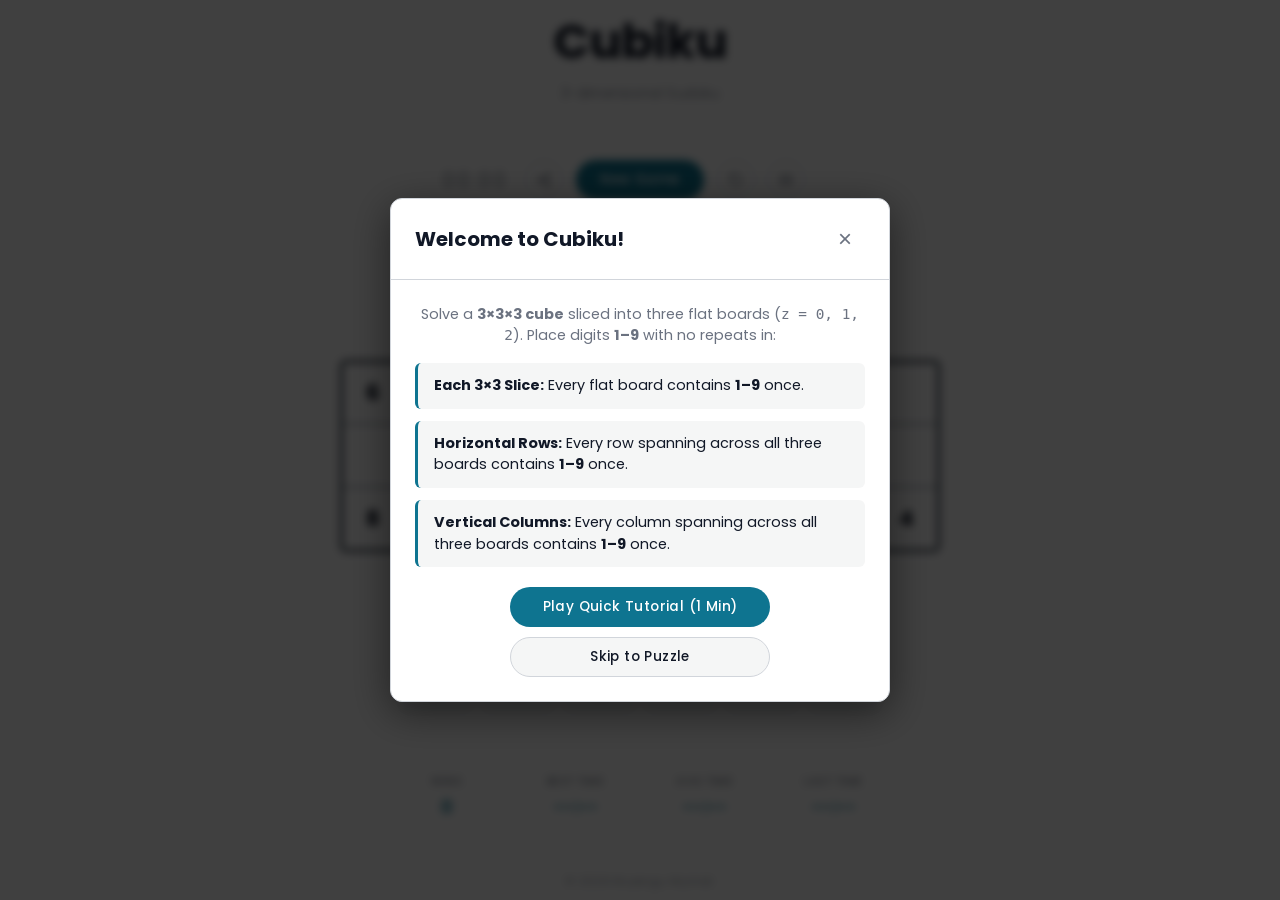
<file: index.html>
<!DOCTYPE html>
<html lang="en">
<head>
  <meta charset="UTF-8" />
  <title>Cubiku</title>
  <meta name="description" content="A minimalist, offline-capable 3D Sudoku puzzle." />
  <meta name="author" content="Trevor Murengu Mulindi" />
  
  <meta property="og:title" content="Cubiku" />
  <meta property="og:description" content="A minimalist, offline-capable 3D Sudoku puzzle." />
  <meta property="og:type" content="website" />
  <meta property="og:url" content="https://xfpqc.github.io/Cubiku/" />
  <meta property="og:image" content="https://xfpqc.github.io/Cubiku/static/og-image.png" />

  <meta name="twitter:card" content="summary_large_image" />
  <meta name="twitter:title" content="Cubiku" />
  <meta name="twitter:description" content="A minimalist, offline-capable 3D Sudoku puzzle." />
  <meta name="twitter:image" content="https://xfpqc.github.io/Cubiku/static/og-image.png" />

  <meta name="theme-color" id="meta-theme-color" content="#FFFFFF" />
  <meta name="viewport" content="width=device-width, initial-scale=1.0, maximum-scale=1.0, user-scalable=no" />
  
  <link rel="preconnect" href="https://fonts.googleapis.com" />
  <link rel="preconnect" href="https://fonts.gstatic.com" crossorigin />
  <link href="https://fonts.googleapis.com/css2?family=Poppins:wght@300;400;500;600;700&display=swap" rel="stylesheet" />

  <link rel="stylesheet" href="./static/style.css?v=80" />
  <link rel="manifest" href="./static/manifest.json" />
  
  <meta name="apple-mobile-web-app-capable" content="yes" />
  <meta name="apple-mobile-web-app-status-bar-style" content="black-translucent" />
  <link rel="apple-touch-icon" href="./static/icon-512.png" />
  <link rel="icon" type="image/png" href="./static/icon-512.png" />
</head>
<body data-theme="cyan" data-mode="light">
  <div class="page-wrapper">

    <header>
      <h1>Cubiku</h1>
      <p class="description">3-dimensional Sudoku</p>
    </header>

    <div class="top-action-bar">
      <div class="top-left-group">
        <div class="timer-bar" id="timer-bar" role="button" tabindex="0" aria-label="Toggle timer visibility" title="Click to hide timer">
          <span id="timer-display">00:00</span>
        </div>
        <button id="btn-share" class="btn-icon" aria-label="Share Puzzle" title="Copy puzzle link">
          <svg id="icon-share" xmlns="http://www.w3.org/2000/svg" viewBox="0 0 24 24" fill="none" stroke="currentColor" stroke-width="2" stroke-linecap="round" stroke-linejoin="round" width="16" height="16">
            <circle cx="18" cy="5" r="3"></circle>
            <circle cx="6" cy="12" r="3"></circle>
            <circle cx="18" cy="19" r="3"></circle>
            <line x1="8.59" y1="13.51" x2="15.42" y2="17.49"></line>
            <line x1="15.41" y1="6.51" x2="8.59" y2="10.49"></line>
          </svg>
          <svg id="icon-share-check" xmlns="http://www.w3.org/2000/svg" viewBox="0 0 24 24" fill="none" stroke="currentColor" stroke-width="2.2" stroke-linecap="round" stroke-linejoin="round" width="16" height="16" style="display: none;">
            <polyline points="20 6 9 17 4 12"></polyline>
          </svg>
        </button>
      </div>

      <div class="center-action">
        <button id="btn-new-game" class="btn btn-primary">New Game</button>
      </div>

      <div class="controls">
        <button id="btn-restart" class="btn-icon" aria-label="Restart Puzzle" title="Restart Puzzle">
          <svg xmlns="http://www.w3.org/2000/svg" viewBox="0 0 24 24" fill="none" stroke="currentColor" stroke-width="2" stroke-linecap="round" stroke-linejoin="round" width="16" height="16">
            <path d="M3 12a9 9 0 1 0 9-9 9.75 9.75 0 0 0-6.74 2.74L3 8"></path>
            <polyline points="3 3 3 8 8 8"></polyline>
          </svg>
        </button>
        <button id="btn-menu" class="btn-icon" aria-label="Menu" title="Menu">
          <svg xmlns="http://www.w3.org/2000/svg" viewBox="0 0 24 24" fill="none" stroke="currentColor" stroke-width="2" stroke-linecap="round" stroke-linejoin="round" width="18" height="18">
            <line x1="3" y1="12" x2="21" y2="12"></line>
            <line x1="3" y1="6" x2="21" y2="6"></line>
            <line x1="3" y1="18" x2="21" y2="18"></line>
          </svg>
        </button>

        <div id="settings-panel" class="settings-panel" style="display: none;">
          <div class="setting-item action-item" id="btn-settings-rules">
            <span>How to Play</span>
            <svg xmlns="http://www.w3.org/2000/svg" viewBox="0 0 24 24" fill="none" stroke="currentColor" stroke-width="2" stroke-linecap="round" stroke-linejoin="round" width="14" height="14" style="color: var(--accent);">
              <circle cx="12" cy="12" r="10"></circle>
              <line x1="12" y1="16" x2="12" y2="12"></line>
              <line x1="12" y1="8" x2="12.01" y2="8"></line>
            </svg>
          </div>
          <div class="setting-item action-item" id="btn-settings-reset-stats">
            <span>Reset Stats</span>
            <svg xmlns="http://www.w3.org/2000/svg" viewBox="0 0 24 24" fill="none" stroke="currentColor" stroke-width="2" stroke-linecap="round" stroke-linejoin="round" width="14" height="14" style="color: var(--error-color);">
              <path d="M3 6h18"></path>
              <path d="M19 6v14a2 2 0 0 1-2 2H7a2 2 0 0 1-2-2V6m3 0V4a2 2 0 0 1 2-2h4a2 2 0 0 1 2 2v2"></path>
            </svg>
          </div>
          
          <div class="setting-divider"></div>
          
          <div class="setting-item">
            <span>Difficulty</span>
            <div class="select-wrapper">
              <select id="difficulty-select">
                <option value="easy">Easy</option>
                <option value="medium" selected>Medium</option>
                <option value="hard">Hard</option>
              </select>
            </div>
          </div>
          
          <div class="setting-item">
            <span>Accent</span>
            <div class="select-wrapper">
              <select id="theme-select">
                <option value="cyan" selected>Cyan</option>
                <option value="lavender">Lavender</option>
                <option value="rose">Rose</option>
                <option value="gold">Gold</option>
                <option value="silver">Silver</option>
              </select>
            </div>
          </div>

          <div class="setting-item">
            <span>Variant</span>
            <div class="select-wrapper">
              <select id="variant-select">
                <option value="standard" selected>Standard</option>
                <option value="killer">Killer</option>
              </select>
            </div>
          </div>

          <div class="setting-item">
            <span>Dark Mode</span>
            <label class="switch">
              <input type="checkbox" id="toggle-dark-mode">
              <span class="slider"></span>
            </label>
          </div>
          
          <div class="setting-item">
            <span>Sticky Keys</span>
            <label class="switch">
              <input type="checkbox" id="toggle-sticky-keys">
              <span class="slider"></span>
            </label>
          </div>
        </div>
      </div>
    </div>

    <div id="message-bar" class="message-bar hidden"></div>

    <div class="slices-container" id="slices-container">
      <div class="slice-wrapper">
        <p class="slice-label">z = 0</p>
        <div class="grid" id="grid-z0"></div>
      </div>
      <div class="slice-wrapper">
        <p class="slice-label">z = 1</p>
        <div class="grid" id="grid-z1"></div>
      </div>
      <div class="slice-wrapper">
        <p class="slice-label">z = 2</p>
        <div class="grid" id="grid-z2"></div>
      </div>
    </div>

    <div id="onscreen-keyboard" class="keyboard-container">
      <button class="key-btn" data-val="1">1</button>
      <button class="key-btn" data-val="2">2</button>
      <button class="key-btn" data-val="3">3</button>
      <button class="key-btn" data-val="4">4</button>
      <button class="key-btn" data-val="5">5</button>
      <button class="key-btn" data-val="6">6</button>
      
      <button class="key-btn" data-val="7">7</button>
      <button class="key-btn" data-val="8">8</button>
      <button class="key-btn" data-val="9">9</button>
      <button class="key-btn" data-val="erase" title="Erase" aria-label="Erase">
        <svg xmlns="http://www.w3.org/2000/svg" viewBox="0 0 24 24" fill="none" stroke="currentColor" stroke-width="2" stroke-linecap="round" stroke-linejoin="round" width="18" height="18">
          <path d="M21 4H8l-7 8 7 8h13a2 2 0 0 0 2-2V6a2 2 0 0 0-2-2z"></path>
          <line x1="18" y1="9" x2="12" y2="15"></line>
          <line x1="12" y1="9" x2="18" y2="15"></line>
        </svg>
      </button>
      <button class="key-btn" data-val="undo" title="Undo" aria-label="Undo">
        <svg xmlns="http://www.w3.org/2000/svg" viewBox="0 0 24 24" fill="none" stroke="currentColor" stroke-width="2" stroke-linecap="round" stroke-linejoin="round" width="18" height="18">
          <path d="M3 7v6h6"></path>
          <path d="M3 13a9 9 0 0 1 15-6.7L21 10"></path>
        </svg>
      </button>
      <button class="key-btn" id="btn-pencil" data-val="pencil" title="Toggle Pencil Mode" aria-label="Pencil Mode">
        <svg xmlns="http://www.w3.org/2000/svg" viewBox="0 0 24 24" fill="none" stroke="currentColor" stroke-width="2" stroke-linecap="round" stroke-linejoin="round" width="16" height="16">
          <path d="M17 3a2.828 2.828 0 1 1 4 4L7.5 20.5 2 22l1.5-5.5L17 3z"></path>
        </svg>
      </button>
    </div>

    <div class="stats-container">
      <div class="stat-box">
        <span class="stat-label">Wins</span>
        <span id="stat-wins" class="stat-value">0</span>
      </div>
      <div class="stat-box">
        <span class="stat-label">Best Time</span>
        <span id="stat-best" class="stat-value">--:--</span>
      </div>
      <div class="stat-box">
        <span class="stat-label">Avg Time</span>
        <span id="stat-avg" class="stat-value">--:--</span>
      </div>
      <div class="stat-box">
        <span class="stat-label">Last Time</span>
        <span id="stat-last" class="stat-value">--:--</span>
      </div>
    </div>

    <footer>
      <p style="font-size: 0.9em; opacity: 0.8;">&copy; 2026 Murengu Mulindi</p>
    </footer>

  </div>

  <div id="rules-modal" class="modal-overlay hidden" role="dialog" aria-modal="true" aria-labelledby="rules-modal-title">
    <div class="modal-content">
      <div class="modal-header">
        <h2 id="rules-modal-title">Welcome to Cubiku!</h2>
        <button id="btn-close-rules" class="btn-icon" aria-label="Close rules">&times;</button>
      </div>
      <div class="modal-body">
        <p style="margin-bottom: 1rem; color: var(--text-muted); text-align: center;">
          Solve a <strong>3&times;3&times;3 cube</strong> sliced into three flat boards (<code>z = 0, 1, 2</code>). Place digits <strong>1–9</strong> with no repeats in:
        </p>
        <ul class="rules-list" style="margin-bottom: 1.25rem;">
          <li><strong>Each 3&times;3 Slice:</strong> Every flat board contains <strong>1–9</strong> once.</li>
          <li><strong>Horizontal Rows:</strong> Every row spanning across all three boards contains <strong>1–9</strong> once.</li>
          <li><strong>Vertical Columns:</strong> Every column spanning across all three boards contains <strong>1–9</strong> once.</li>
        </ul>
        <div style="display: flex; flex-direction: column; gap: 10px; align-items: center; justify-content: center;">
          <button id="btn-start-tutorial" class="btn btn-primary" style="width: 100%; max-width: 260px;">Play Quick Tutorial (1 Min)</button>
          <button id="btn-skip-tutorial" class="btn btn-secondary" style="width: 100%; max-width: 260px;">Skip to Puzzle</button>
        </div>
      </div>
    </div>
  </div>

  <script>
    if ('serviceWorker' in navigator) {
      window.addEventListener('load', () => {
        navigator.serviceWorker.register('./sw.js?v=80')
          .catch((err) => console.log('SW setup failed:', err));
      });
    }
  </script>
  
  <script src="./static/game.js?v=80"></script>

<!-- Cloudflare Web Analytics --><script type='module' src='https://static.cloudflareinsights.com/beacon.min.js' data-cf-beacon='{"token": "f395c849e3db4f80aed2070def3fae1e"}'></script><!-- End Cloudflare Web Analytics -->
</body>
</html>
</file>
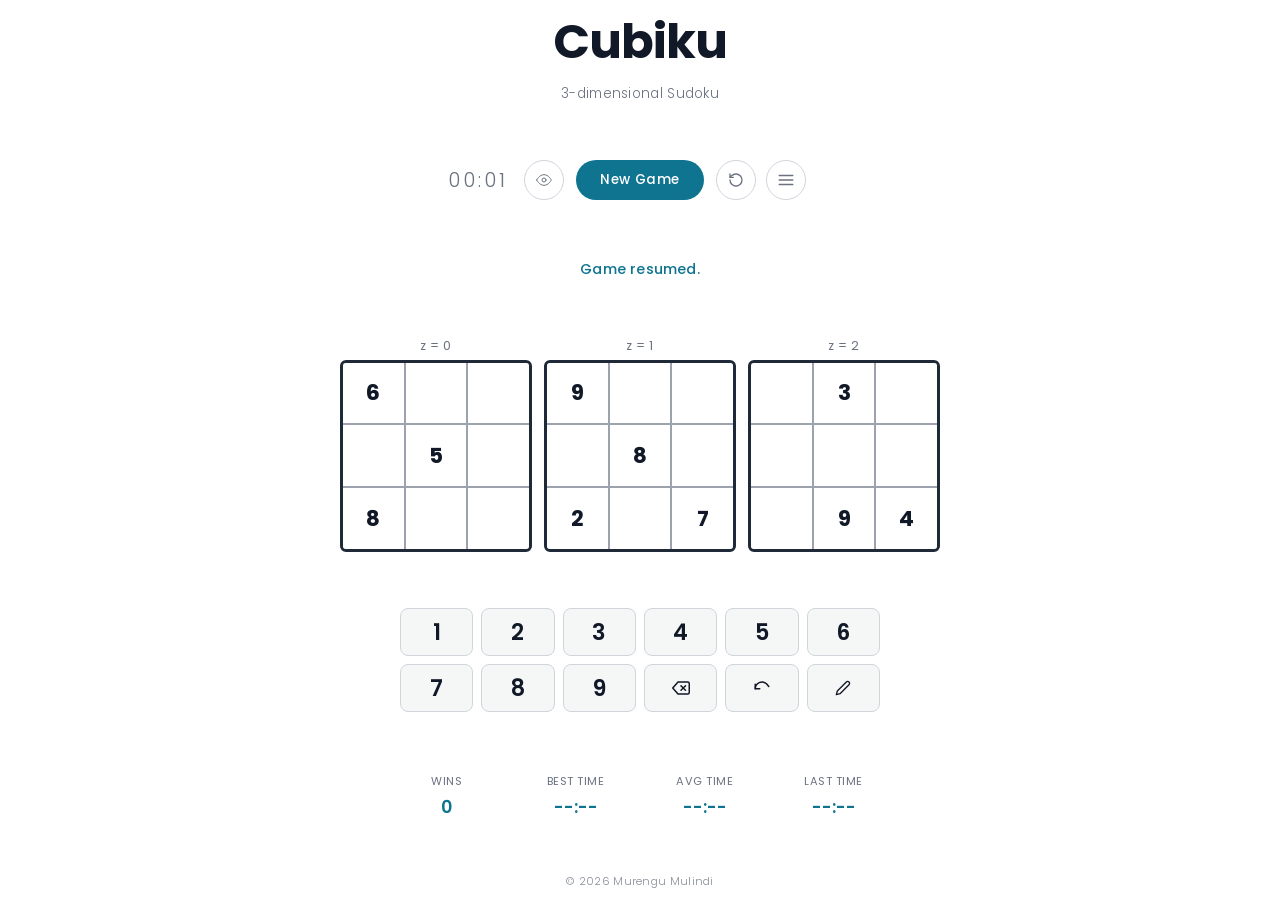
<file: templates/index.html>
<!DOCTYPE html>
<html lang="en">
<head>
  <meta charset="UTF-8" />
  <title>Cubiku — 3D Sudoku Puzzle Game</title>
  <meta name="description" content="A minimalist, offline-capable 3D Sudoku puzzle game built by Trevor Murengu Mulindi." />
  <meta name="author" content="Trevor Murengu Mulindi" />
  
  <meta property="og:title" content="Cubiku — 3D Sudoku Puzzle Game" />
  <meta property="og:description" content="A minimalist, offline-capable 3D Sudoku puzzle game built by Trevor Murengu Mulindi." />
  <meta property="og:type" content="website" />
  <meta property="og:image" content="https://cubiku.onrender.com/static/icon-512.png" />

  <meta name="twitter:card" content="summary" />
  <meta name="twitter:title" content="Cubiku — 3D Sudoku Puzzle Game" />
  <meta name="twitter:description" content="A minimalist, offline-capable 3D Sudoku puzzle game built by Trevor Murengu Mulindi." />
  <meta name="twitter:image" content="https://cubiku.onrender.com/static/icon-512.png" />

  <meta name="theme-color" content="#121212" />
  <meta name="viewport" content="width=device-width, initial-scale=1.0, maximum-scale=1.0, user-scalable=no" />
  
  <link rel="preconnect" href="https://fonts.googleapis.com" />
  <link rel="preconnect" href="https://fonts.gstatic.com" crossorigin />
  <link href="https://fonts.googleapis.com/css2?family=Poppins:wght@300;400;500;600;700&display=swap" rel="stylesheet" />

  <link rel="stylesheet" href="/static/style.css?v=55" />
  <link rel="manifest" href="/static/manifest.json" />
  
  <meta name="apple-mobile-web-app-capable" content="yes" />
  <meta name="apple-mobile-web-app-status-bar-style" content="black-translucent" />
  <link rel="apple-touch-icon" href="/static/icon-512.png" />
  <link rel="icon" type="image/png" href="/static/icon-512.png" />
</head>
<body data-theme="cyan">
  <div class="page-wrapper">

    <header>
      <h1>Cubiku</h1>
      <p class="description">3-dimensional Sudoku</p>
    </header>

    <div class="top-action-bar">
      <div class="top-left-group">
        <div class="timer-bar" id="timer-bar">
          <span id="timer-display">00:00</span>
        </div>
        <button id="btn-zen" class="btn-icon" aria-label="Toggle Zen Mode" title="Zen Mode — hide timer">
          <svg id="icon-eye-open" xmlns="http://www.w3.org/2000/svg" viewBox="0 0 24 24" fill="none" stroke="currentColor" stroke-width="1.5" stroke-linecap="round" stroke-linejoin="round" width="16" height="16">
            <path d="M1 12s4-8 11-8 11 8 11 8-4 8-11 8-11-8-11-8z"/>
            <circle cx="12" cy="12" r="3"/>
          </svg>
          <svg id="icon-eye-closed" xmlns="http://www.w3.org/2000/svg" viewBox="0 0 24 24" fill="none" stroke="currentColor" stroke-width="1.5" stroke-linecap="round" stroke-linejoin="round" width="16" height="16" style="display:none">
            <path d="M17.94 17.94A10.07 10.07 0 0 1 12 20c-7 0-11-8-11-8a18.45 18.45 0 0 1 5.06-5.94"/>
            <path d="M9.9 4.24A9.12 9.12 0 0 1 12 4c7 0 11 8 11 8a18.5 18.5 0 0 1-2.16 3.19"/>
            <line x1="1" y1="1" x2="23" y2="23"/>
          </svg>
        </button>
      </div>

      <div class="center-action">
        <button id="btn-new-game" class="btn btn-primary">New Game</button>
      </div>

      <div class="controls">
        <button id="btn-restart" class="btn-icon" aria-label="Restart Puzzle" title="Restart Puzzle">
          <svg xmlns="http://www.w3.org/2000/svg" viewBox="0 0 24 24" fill="none" stroke="currentColor" stroke-width="2" stroke-linecap="round" stroke-linejoin="round" width="16" height="16">
            <path d="M3 12a9 9 0 1 0 9-9 9.75 9.75 0 0 0-6.74 2.74L3 8"></path>
            <polyline points="3 3 3 8 8 8"></polyline>
          </svg>
        </button>
        <button id="btn-menu" class="btn-icon" aria-label="Menu" title="Menu">
          <svg xmlns="http://www.w3.org/2000/svg" viewBox="0 0 24 24" fill="none" stroke="currentColor" stroke-width="2" stroke-linecap="round" stroke-linejoin="round" width="18" height="18">
            <line x1="3" y1="12" x2="21" y2="12"></line>
            <line x1="3" y1="6" x2="21" y2="6"></line>
            <line x1="3" y1="18" x2="21" y2="18"></line>
          </svg>
        </button>

        <div id="settings-panel" class="settings-panel" style="display: none;">
          <div class="setting-item action-item" id="btn-settings-tutorial">
            <span>Tutorial</span>
            <svg xmlns="http://www.w3.org/2000/svg" viewBox="0 0 24 24" fill="none" stroke="currentColor" stroke-width="2" stroke-linecap="round" stroke-linejoin="round" width="14" height="14" style="color: var(--accent);">
              <circle cx="12" cy="12" r="10"></circle>
              <polygon points="10 8 16 12 10 16 10 8"></polygon>
            </svg>
          </div>
          <div class="setting-item action-item" id="btn-settings-reset-stats">
            <span>Reset Stats</span>
            <svg xmlns="http://www.w3.org/2000/svg" viewBox="0 0 24 24" fill="none" stroke="currentColor" stroke-width="2" stroke-linecap="round" stroke-linejoin="round" width="14" height="14" style="color: var(--error-color);">
              <path d="M3 6h18"></path>
              <path d="M19 6v14a2 2 0 0 1-2 2H7a2 2 0 0 1-2-2V6m3 0V4a2 2 0 0 1 2-2h4a2 2 0 0 1 2 2v2"></path>
            </svg>
          </div>
          
          <div class="setting-divider"></div>
          
          <div class="setting-item">
            <span>Difficulty</span>
            <div class="select-wrapper">
              <select id="difficulty-select">
                <option value="easy">Easy</option>
                <option value="medium" selected>Medium</option>
                <option value="hard">Hard</option>
              </select>
            </div>
          </div>
          
          <div class="setting-item">
            <span>Accent</span>
            <div class="select-wrapper">
              <select id="theme-select">
                <option value="cyan" selected>Cyan</option>
                <option value="lavender">Lavender</option>
                <option value="rose">Rose</option>
                <option value="gold">Gold</option>
                <option value="silver">Silver</option>
              </select>
            </div>
          </div>
          
          <div class="setting-item">
            <span>Sticky Keys</span>
            <label class="switch">
              <input type="checkbox" id="toggle-sticky-keys">
              <span class="slider"></span>
            </label>
          </div>
        </div>
      </div>
    </div>

    <div id="message-bar" class="message-bar hidden"></div>

    <div class="slices-container" id="slices-container">
      <div class="slice-wrapper">
        <p class="slice-label">z = 0</p>
        <div class="grid" id="grid-z0"></div>
      </div>
      <div class="slice-wrapper">
        <p class="slice-label">z = 1</p>
        <div class="grid" id="grid-z1"></div>
      </div>
      <div class="slice-wrapper">
        <p class="slice-label">z = 2</p>
        <div class="grid" id="grid-z2"></div>
      </div>
    </div>

    <div id="onscreen-keyboard" class="keyboard-container">
      <button class="key-btn" data-val="1">1</button>
      <button class="key-btn" data-val="2">2</button>
      <button class="key-btn" data-val="3">3</button>
      <button class="key-btn" data-val="4">4</button>
      <button class="key-btn" data-val="5">5</button>
      <button class="key-btn" data-val="6">6</button>
      
      <button class="key-btn" data-val="7">7</button>
      <button class="key-btn" data-val="8">8</button>
      <button class="key-btn" data-val="9">9</button>
      <button class="key-btn" data-val="erase" title="Erase" aria-label="Erase">
        <svg xmlns="http://www.w3.org/2000/svg" viewBox="0 0 24 24" fill="none" stroke="currentColor" stroke-width="2" stroke-linecap="round" stroke-linejoin="round" width="18" height="18">
          <path d="M21 4H8l-7 8 7 8h13a2 2 0 0 0 2-2V6a2 2 0 0 0-2-2z"></path>
          <line x1="18" y1="9" x2="12" y2="15"></line>
          <line x1="12" y1="9" x2="18" y2="15"></line>
        </svg>
      </button>
      <button class="key-btn" data-val="undo" title="Undo" aria-label="Undo">
        <svg xmlns="http://www.w3.org/2000/svg" viewBox="0 0 24 24" fill="none" stroke="currentColor" stroke-width="2" stroke-linecap="round" stroke-linejoin="round" width="18" height="18">
          <path d="M3 7v6h6"></path>
          <path d="M3 13a9 9 0 0 1 15-6.7L21 10"></path>
        </svg>
      </button>
      <button class="key-btn" id="btn-pencil" data-val="pencil" title="Toggle Pencil Mode" aria-label="Pencil Mode">
        <svg xmlns="http://www.w3.org/2000/svg" viewBox="0 0 24 24" fill="none" stroke="currentColor" stroke-width="2" stroke-linecap="round" stroke-linejoin="round" width="16" height="16">
          <path d="M17 3a2.828 2.828 0 1 1 4 4L7.5 20.5 2 22l1.5-5.5L17 3z"></path>
        </svg>
      </button>
    </div>

    <div class="stats-container">
      <div class="stat-box">
        <span class="stat-label">Wins</span>
        <span id="stat-wins" class="stat-value">0</span>
      </div>
      <div class="stat-box">
        <span class="stat-label">Best Time</span>
        <span id="stat-best" class="stat-value">--:--</span>
      </div>
      <div class="stat-box">
        <span class="stat-label">Avg Time</span>
        <span id="stat-avg" class="stat-value">--:--</span>
      </div>
      <div class="stat-box">
        <span class="stat-label">Last Time</span>
        <span id="stat-last" class="stat-value">--:--</span>
      </div>
    </div>

    <footer>
      <p style="font-size: 0.9em; opacity: 0.8;">&copy; 2026 Murengu Mulindi</p>
    </footer>

  </div>

  <div id="rules-modal" class="modal-overlay hidden">
    <div class="modal-content">
      <div class="modal-header">
        <h2>Welcome to Cubiku!</h2>
        <button id="btn-close-rules" class="btn-icon" aria-label="Close rules">&times;</button>
      </div>
      <div class="modal-body" style="text-align: center;">
        <p style="margin-bottom: 1.5rem; color: var(--text-muted);">
          Instead of a flat 9x9 grid, you are solving a 3x3x3 cube that has been sliced into three flat boards. The rules of Sudoku apply, but across three dimensions.
        </p>
        <div style="display: flex; flex-direction: column; gap: 10px; align-items: center; justify-content: center; margin-top: 1rem;">
          <button id="btn-start-tutorial" class="btn btn-primary" style="width: 100%; max-width: 250px;">Play Quick Tutorial (1 Min)</button>
          <button id="btn-skip-tutorial" class="btn" style="width: 100%; max-width: 250px; background: rgba(255,255,255,0.05); color: var(--text-primary); border: 1px solid var(--grid-line);">Skip to Puzzle</button>
        </div>
      </div>
    </div>
  </div>

  <script>
    if ('serviceWorker' in navigator) {
      window.addEventListener('load', () => {
        navigator.serviceWorker.register('/sw.js')
          .catch((err) => console.log('SW setup failed:', err));
      });
    }
  </script>
  
  <script src="/static/game.js?v=55"></script>
</body>
</html>
</file>
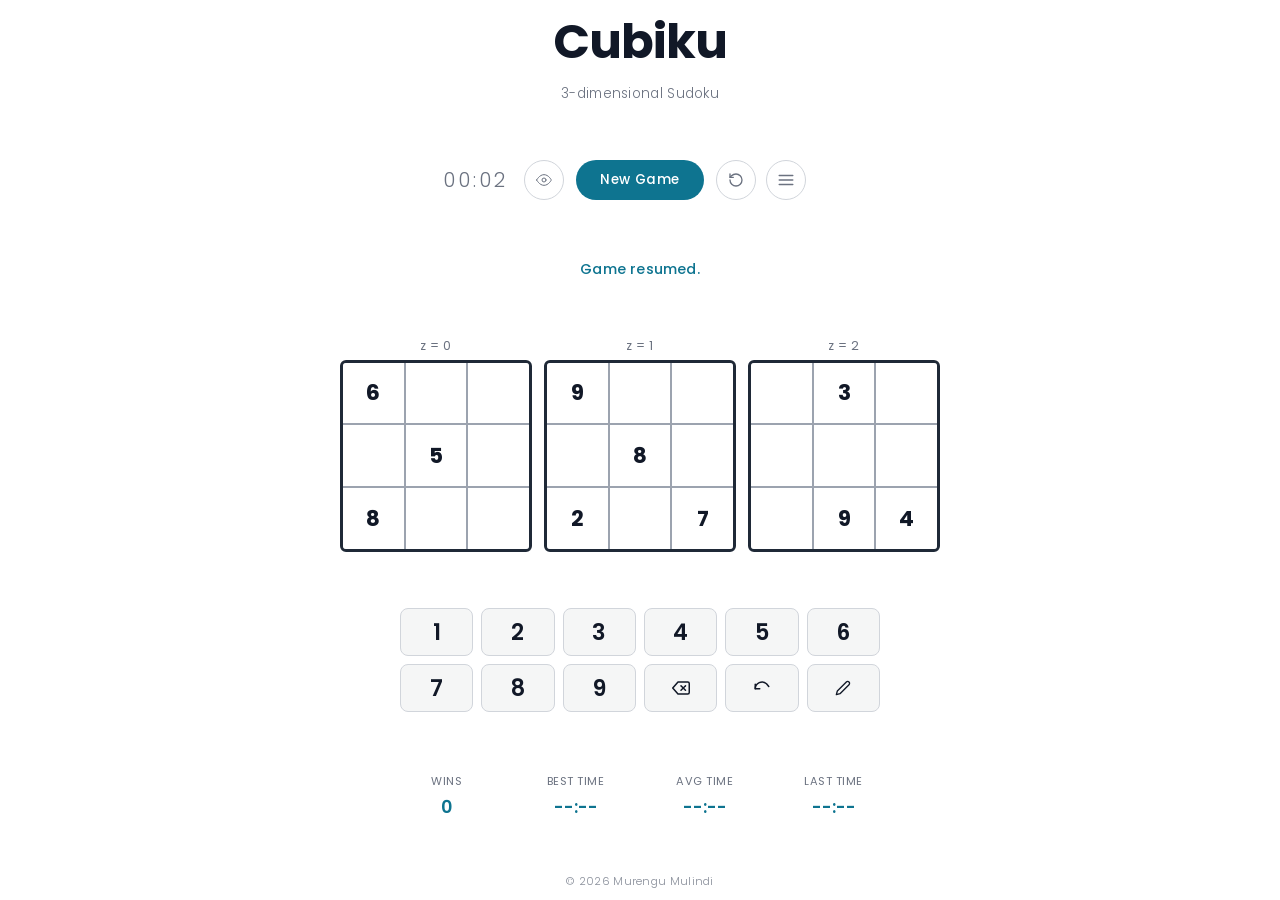
<file: artifacts/flask-sudoku/templates/index.html>
<!DOCTYPE html>
<html lang="en">
<head>
  <meta charset="UTF-8" />
  <!-- SEO & Author Attribution Meta Tags -->
  <title>Cubiku — 3D Sudoku Puzzle Game</title>
  <meta name="description" content="A minimalist, offline-capable 3D Sudoku puzzle game built by Trevor Murengu Mulindi." />
  <meta name="author" content="Trevor Murengu Mulindi" />
  
  <!-- Open Graph / Social Media Preview Tags -->
  <meta property="og:title" content="Cubiku — 3D Sudoku Puzzle Game" />
  <meta property="og:description" content="A minimalist, offline-capable 3D Sudoku puzzle game built by Trevor Murengu Mulindi." />
  <meta property="og:type" content="website" />
  <meta property="og:image" content="https://cubiku.onrender.com/static/icon-512.png" />

  <!-- Twitter Card Tags -->
  <meta name="twitter:card" content="summary" />
  <meta name="twitter:title" content="Cubiku — 3D Sudoku Puzzle Game" />
  <meta name="twitter:description" content="A minimalist, offline-capable 3D Sudoku puzzle game built by Trevor Murengu Mulindi." />
  <meta name="twitter:image" content="https://cubiku.onrender.com/static/icon-512.png" />

  <!-- Mobile Browser Theme Color -->
  <meta name="theme-color" content="#121212" />

  <!-- OPTIMIZATION: Viewport lock prevents double-tap-to-zoom on iOS -->
  <meta name="viewport" content="width=device-width, initial-scale=1.0, maximum-scale=1.0, user-scalable=no" />
  
  <link rel="preconnect" href="https://fonts.googleapis.com" />
  <link rel="preconnect" href="https://fonts.gstatic.com" crossorigin />
  <link href="https://fonts.googleapis.com/css2?family=Poppins:wght@300;400;500;600;700&display=swap" rel="stylesheet" />

  <!-- Paths updated for Flask / Render backend -->
  <link rel="stylesheet" href="/static/style.css?v=13" />
  <link rel="manifest" href="/static/manifest.json" />
  
  <!-- iOS Web App Support -->
  <meta name="apple-mobile-web-app-capable" content="yes" />
  <meta name="apple-mobile-web-app-status-bar-style" content="black-translucent" />
  <link rel="apple-touch-icon" href="/static/icon-512.png" />
  <link rel="icon" type="image/png" href="/static/icon-512.png" />
</head>
<body data-theme="cyan">
  <div class="page-wrapper">

    <header>
      <h1>Cubiku</h1>
      <p class="description">3-dimensional Sudoku</p>
    </header>

    <!-- Top Action Bar -->
    <div class="top-action-bar">
      <!-- Left Group: Timer + Zen Button -->
      <div class="top-left-group">
        <div class="timer-bar" id="timer-bar">
          <span id="timer-display">00:00</span>
        </div>
        <button id="btn-zen" class="btn-icon" aria-label="Toggle Zen Mode" title="Zen Mode — hide timer">
          <!-- eye open -->
          <svg id="icon-eye-open" xmlns="http://www.w3.org/2000/svg" viewBox="0 0 24 24"
               fill="none" stroke="currentColor" stroke-width="1.5"
               stroke-linecap="round" stroke-linejoin="round" width="16" height="16">
            <path d="M1 12s4-8 11-8 11 8 11 8-4 8-11 8-11-8-11-8z"/>
            <circle cx="12" cy="12" r="3"/>
          </svg>
          <!-- eye closed -->
          <svg id="icon-eye-closed" xmlns="http://www.w3.org/2000/svg" viewBox="0 0 24 24"
               fill="none" stroke="currentColor" stroke-width="1.5"
               stroke-linecap="round" stroke-linejoin="round" width="16" height="16"
               style="display:none">
            <path d="M17.94 17.94A10.07 10.07 0 0 1 12 20c-7 0-11-8-11-8a18.45 18.45 0 0 1 5.06-5.94"/>
            <path d="M9.9 4.24A9.12 9.12 0 0 1 12 4c7 0 11 8 11 8a18.5 18.5 0 0 1-2.16 3.19"/>
            <line x1="1" y1="1" x2="23" y2="23"/>
          </svg>
        </button>
      </div>

      <!-- Center Action: New Game Button -->
      <div class="center-action">
        <button id="btn-new-game" class="btn btn-primary">New Game</button>
      </div>

      <!-- Right Group: Restart & Menu -->
      <div class="controls">
        <button id="btn-restart" class="btn-icon" aria-label="Restart Puzzle" title="Restart Puzzle">
          <svg xmlns="http://www.w3.org/2000/svg" viewBox="0 0 24 24" fill="none" stroke="currentColor" stroke-width="2" stroke-linecap="round" stroke-linejoin="round" width="16" height="16">
            <path d="M3 12a9 9 0 1 0 9-9 9.75 9.75 0 0 0-6.74 2.74L3 8"></path>
            <polyline points="3 3 3 8 8 8"></polyline>
          </svg>
        </button>
        <!-- Menu Icon -->
        <button id="btn-menu" class="btn-icon" aria-label="Menu" title="Menu">
          <svg xmlns="http://www.w3.org/2000/svg" viewBox="0 0 24 24" 
               fill="none" stroke="currentColor" stroke-width="2" 
               stroke-linecap="round" stroke-linejoin="round" width="18" height="18">
            <line x1="3" y1="12" x2="21" y2="12"></line>
            <line x1="3" y1="6" x2="21" y2="6"></line>
            <line x1="3" y1="18" x2="21" y2="18"></line>
          </svg>
        </button>

        <!-- Elegant Dropdown Menu -->
        <div id="settings-panel" class="settings-panel" style="display: none;">
          <div class="setting-item action-item" id="btn-settings-tutorial">
            <span>Tutorial</span>
            <svg xmlns="http://www.w3.org/2000/svg" viewBox="0 0 24 24" fill="none" stroke="currentColor" stroke-width="2" stroke-linecap="round" stroke-linejoin="round" width="14" height="14" style="color: var(--accent);">
              <circle cx="12" cy="12" r="10"></circle>
              <polygon points="10 8 16 12 10 16 10 8"></polygon>
            </svg>
          </div>

          <!-- Reset Stats Menu Option -->
          <div class="setting-item action-item" id="btn-settings-reset-stats">
            <span>Reset Stats</span>
            <svg xmlns="http://www.w3.org/2000/svg" viewBox="0 0 24 24" fill="none" stroke="currentColor" stroke-width="2" stroke-linecap="round" stroke-linejoin="round" width="14" height="14" style="color: var(--error-color);">
              <path d="M3 6h18"></path>
              <path d="M19 6v14a2 2 0 0 1-2 2H7a2 2 0 0 1-2-2V6m3 0V4a2 2 0 0 1 2-2h4a2 2 0 0 1 2 2v2"></path>
            </svg>
          </div>
          
          <div class="setting-divider"></div>
          
          <div class="setting-item">
            <span>Difficulty</span>
            <div class="select-wrapper">
              <select id="difficulty-select">
                <option value="easy">Easy</option>
                <option value="medium" selected>Medium</option>
                <option value="hard">Hard</option>
              </select>
            </div>
          </div>
          
          <div class="setting-item">
            <span>Accent</span>
            <div class="select-wrapper">
              <select id="theme-select">
                <option value="cyan" selected>Cyan</option>
                <option value="lavender">Lavender</option>
                <option value="rose">Rose</option>
                <option value="gold">Gold</option>
                <option value="silver">Silver</option>
              </select>
            </div>
          </div>
          
          <div class="setting-item">
            <span>Sticky Keys</span>
            <label class="switch">
              <input type="checkbox" id="toggle-sticky-keys">
              <span class="slider"></span>
            </label>
          </div>
        </div>
      </div>
    </div>

    <div id="message-bar" class="message-bar hidden"></div>

    <div class="slices-container" id="slices-container">
      <div class="slice-wrapper">
        <p class="slice-label">z = 0</p>
        <div class="grid" id="grid-z0"></div>
      </div>
      <div class="slice-wrapper">
        <p class="slice-label">z = 1</p>
        <div class="grid" id="grid-z1"></div>
      </div>
      <div class="slice-wrapper">
        <p class="slice-label">z = 2</p>
        <div class="grid" id="grid-z2"></div>
      </div>
    </div>

    <!-- Onscreen Keyboard -->
    <div id="onscreen-keyboard" class="keyboard-container">
      <button class="key-btn" data-val="1">1</button>
      <button class="key-btn" data-val="2">2</button>
      <button class="key-btn" data-val="3">3</button>
      <button class="key-btn" data-val="4">4</button>
      <button class="key-btn" data-val="5">5</button>
      <button class="key-btn" data-val="6">6</button>
      
      <button class="key-btn" data-val="7">7</button>
      <button class="key-btn" data-val="8">8</button>
      <button class="key-btn" data-val="9">9</button>
      <button class="key-btn" data-val="erase" title="Erase" aria-label="Erase">
        <svg xmlns="http://www.w3.org/2000/svg" viewBox="0 0 24 24" fill="none" stroke="currentColor" stroke-width="2" stroke-linecap="round" stroke-linejoin="round" width="18" height="18">
          <path d="M21 4H8l-7 8 7 8h13a2 2 0 0 0 2-2V6a2 2 0 0 0-2-2z"></path>
          <line x1="18" y1="9" x2="12" y2="15"></line>
          <line x1="12" y1="9" x2="18" y2="15"></line>
        </svg>
      </button>
      <button class="key-btn" data-val="undo" title="Undo" aria-label="Undo">
        <svg xmlns="http://www.w3.org/2000/svg" viewBox="0 0 24 24" fill="none" stroke="currentColor" stroke-width="2" stroke-linecap="round" stroke-linejoin="round" width="18" height="18">
          <path d="M3 7v6h6"></path>
          <path d="M3 13a9 9 0 0 1 15-6.7L21 10"></path>
        </svg>
      </button>
      <!-- Symmetric Pencil / Draft Placeholder Button -->
      <button class="key-btn" id="btn-pencil" disabled title="Draft mode (Coming Soon)" style="opacity: 0.4; cursor: default;">
        <svg xmlns="http://www.w3.org/2000/svg" viewBox="0 0 24 24" fill="none" stroke="currentColor" stroke-width="2" stroke-linecap="round" stroke-linejoin="round" width="16" height="16">
          <path d="M17 3a2.828 2.828 0 1 1 4 4L7.5 20.5 2 22l1.5-5.5L17 3z"></path>
        </svg>
      </button>
    </div>

    <!-- Dynamic Session Stats Dashboard -->
    <div class="stats-container">
      <div class="stat-box">
        <span class="stat-label">Wins</span>
        <span id="stat-wins" class="stat-value">0</span>
      </div>
      <div class="stat-box">
        <span class="stat-label">Best Time</span>
        <span id="stat-best" class="stat-value">--:--</span>
      </div>
      <div class="stat-box">
        <span class="stat-label">Avg Time</span>
        <span id="stat-avg" class="stat-value">--:--</span>
      </div>
      <div class="stat-box">
        <span class="stat-label">Last Time</span>
        <span id="stat-last" class="stat-value">--:--</span>
      </div>
    </div>

    <footer>
      <p style="font-size: 0.9em; opacity: 0.8;">&copy; 2026 Murengu Mulindi</p>
    </footer>

  </div>

  <!-- Rules Modal -->
  <div id="rules-modal" class="modal-overlay hidden">
    <div class="modal-content">
      <div class="modal-header">
        <h2>How to Play Cubiku</h2>
        <button id="btn-close-rules" class="btn-icon" aria-label="Close rules">&times;</button>
      </div>
      <div class="modal-body" style="text-align: center;">
        <p style="margin-bottom: 1.5rem; color: var(--text-muted);">
          Cubiku is a 3-dimensional Sudoku puzzle. Instead of a flat 9x9 grid, you are solving a 3x3x3 cube that has been sliced into three flat boards.
        </p>
        <p style="font-size: 0.85rem; color: var(--text-muted); opacity: 0.8;">
          You can launch the interactive tutorial anytime from the menu.
        </p>
      </div>
    </div>
  </div>

  <script src="/static/game.js"></script>

  <script>
    if ('serviceWorker' in navigator) {
      window.addEventListener('load', () => {
        navigator.serviceWorker.register('/sw.js')
          .then((reg) => console.log('Service Worker registered! Scope:', reg.scope))
          .catch((err) => console.log('Service Worker registration failed:', err));
      });
    }
  </script>
</body>
</html>
</file>
<file: static/style.css>
/* =========================================================
   Cubiku v80 — Midnight Slate & Paper Light Mode + Share & Variant Select
   ========================================================= */

*, *::before, *::after {
  box-sizing: border-box;
  margin: 0;
  padding: 0;
  user-select: none;
  -webkit-user-select: none;
  -webkit-touch-callout: none;
  -webkit-tap-highlight-color: transparent;
}

:root {
  --bg:               #121212;
  --grid-line:        #2A2A2A;
  --grid-inner:       var(--grid-line);
  --grid-border:      #444444;
  --border-hover:     #555555;
  --accent-text:      #121212;
  --user-color:       #B0B0B0;

  --text-primary:     #E0E0E0;
  --text-muted:       #6E6E6E;

  --surface-subtle:   rgba(255, 255, 255, 0.04);
  --surface-hover:    rgba(255, 255, 255, 0.09);
  --surface-border:   rgba(255, 255, 255, 0.12);
  --panel-bg:         rgba(22, 22, 22, 0.94);
  --panel-shadow:     0 16px 40px rgba(0, 0, 0, 0.6);
  --option-bg:        #1a1a1a;

  --success-color:    #6FCFA3;
  --error-color:      #E07070;
  --conflict-bg:      rgba(224, 112, 112, 0.10);
  --flash-color:      #FF6F61;

  --radius:           6px;
}

/* ── Light Mode Surface & Semantic Overrides ────────────── */

body[data-mode="light"] {
  --bg:               #FFFFFF;
  --grid-line:        #D1D5DB;
  --grid-inner:       #9CA3AF;
  --grid-border:      #1F2937;
  --border-hover:     #6B7280;
  --accent-text:      #FFFFFF;
  --user-color:       #374151;

  --text-primary:     #111827;
  --text-muted:       #6B7280;

  --surface-subtle:   rgba(17, 24, 39, 0.04);
  --surface-hover:    rgba(17, 24, 39, 0.08);
  --surface-border:   rgba(17, 24, 39, 0.14);
  --panel-bg:         rgba(255, 255, 255, 0.96);
  --panel-shadow:     0 16px 40px rgba(17, 24, 39, 0.14);
  --option-bg:        #FFFFFF;

  --success-color:    #059669;
  --error-color:      #DC2626;
  --conflict-bg:      rgba(220, 38, 38, 0.09);
  --flash-color:      #E11D48;
}

/* ── Dark Mode Theme Definitions (Curated 5-Color Palette) ─ */

body[data-theme="cyan"] {
  --accent:        #A8DADC;
  --ch-bg:         rgba(168, 218, 220, 0.08);
  --num-hl:        rgba(168, 218, 220, 0.16);
}

body[data-theme="lavender"] {
  --accent:        #D7BDE2;
  --ch-bg:         rgba(215, 189, 226, 0.08);
  --num-hl:        rgba(215, 189, 226, 0.16);
}

body[data-theme="rose"] {
  --accent:        #F5ADC5;
  --ch-bg:         rgba(245, 173, 197, 0.08);
  --num-hl:        rgba(245, 173, 197, 0.16);
}

body[data-theme="gold"] {
  --accent:        #E4C59E;
  --ch-bg:         rgba(228, 197, 158, 0.08);
  --num-hl:        rgba(228, 197, 158, 0.16);
}

body[data-theme="silver"] {
  --accent:        #9CA3AF;
  --ch-bg:         rgba(156, 163, 175, 0.09);
  --num-hl:        rgba(156, 163, 175, 0.16);
}

/* ── Light Mode Theme Definitions (High-Contrast Ink Pairs) ─ */

body[data-mode="light"][data-theme="cyan"] {
  --accent:        #0E7490;
  --ch-bg:         rgba(14, 116, 144, 0.12);
  --num-hl:        rgba(14, 116, 144, 0.24);
}

body[data-mode="light"][data-theme="lavender"] {
  --accent:        #7C3AED;
  --ch-bg:         rgba(124, 58, 237, 0.08);
  --num-hl:        rgba(124, 58, 237, 0.16);
}

body[data-mode="light"][data-theme="rose"] {
  --accent:        #C83256;
  --ch-bg:         rgba(200, 50, 86, 0.08);
  --num-hl:        rgba(200, 50, 86, 0.16);
}

body[data-mode="light"][data-theme="gold"] {
  --accent:        #B45309;
  --ch-bg:         rgba(180, 83, 9, 0.12);
  --num-hl:        rgba(180, 83, 9, 0.24);
}

body[data-mode="light"][data-theme="silver"] {
  --accent:        #1F2937;
  --ch-bg:         rgba(31, 41, 55, 0.11);
  --num-hl:        rgba(31, 41, 55, 0.21);
}

:root {
  --clue-color:    var(--accent);
}

html, body { 
  min-height: 100vh;
  min-height: 100dvh;
  background:  var(--bg);
  color:       var(--text-primary);
  font-family: 'Poppins', system-ui, sans-serif;
  touch-action: manipulation;
  -webkit-font-smoothing: antialiased;
  position:    relative;
  transition:  background-color 0.2s ease, color 0.2s ease;
}

.page-wrapper {
  width:          100%;
  max-width:      960px;
  margin:         0 auto;
  display:        flex;
  flex-direction: column;
  align-items:    center;
  position:       relative;
}

@media (min-width: 600px) {
  .page-wrapper {
    justify-content: space-between;
    height:          100dvh;
    max-height:      100dvh;
    padding:         0.4rem 1rem 0.6rem;
    gap:             0.2rem;
    overflow:        hidden;
  }

  .slices-container {
    width:            min(100%, 48vh);
    max-width:        580px;
    margin:           0 auto;
  }

  .stats-container {
    margin-top: 0.2rem !important;
  }
  
  .keyboard-container {
    max-width:        min(460px, 38vh);
    margin-top:       0.2rem !important;
  }
}

@media (max-width: 599px) {
  .page-wrapper {
    min-height:     100vh;
    min-height:     100dvh;
    justify-content: flex-start;
    padding:         3.6rem 0.5rem 1.5rem;
    gap:             0;
  }
  header {
    width:            100%;
    margin-bottom:    0;
  }
  h1 {
    font-size:        2.2rem;
  }
  .description {
    font-size:        0.7rem;
    margin-top:       0.1rem;
    margin-bottom:    4.8rem;
  }
  .top-action-bar {
    margin-top:       0;
    margin-bottom:    0;
  }
  .message-bar {
    min-height:       auto;
    padding:          0.05rem 0.5rem;
    font-size:        0.72rem;
    margin:           0 auto;
  }
  .slices-container {
    gap:              1px;
    margin-top:       1.3rem;
    margin-bottom:    1.3rem;
  }
  .stats-container {
    margin-top:       auto;
    padding-top:      1.2rem;
    gap:              0.5rem;
  }
  footer {
    margin-top:       2.4rem; 
    padding-bottom:   calc(0.5rem + env(safe-area-inset-bottom)); 
  }
}

header { text-align: center; }

h1 {
  font-size:      clamp(2.4rem, 8vw, 3rem);
  font-weight:    700;
  letter-spacing: -1px;
  color:          var(--text-primary);
}

.description {
  margin-top:  0.35rem;
  color:       var(--text-muted);
  font-size:   clamp(0.72rem, 2.2vw, 0.85rem);
  font-weight: 300;
  letter-spacing: 0.3px;
}

.top-action-bar {
  display: grid;
  grid-template-columns: 1fr auto 1fr;
  align-items: center;
  width: 100%;
  max-width: 600px;
  padding: 0 0.5rem;
  min-height: 44px;
}

.top-left-group {
  justify-self: end;
  display: flex;
  align-items: center;
  gap: 10px;
  margin-right: 12px;
}

.timer-bar {
  display: flex;
  align-items: center;
  cursor: pointer;
  padding: 4px 6px;
  border-radius: 6px;
  transition: background-color 0.15s, color 0.15s;
}

.timer-bar:hover #timer-display {
  color: var(--text-primary);
}

.timer-bar:active {
  transform: scale(0.96);
}

#timer-display {
  font-size:      clamp(1rem, 3.5vw, 1.25rem);
  font-weight:    300;
  letter-spacing: 3px;
  color:          var(--text-muted);
  font-variant-numeric: tabular-nums;
  min-width:      3.8ch;
  text-align:     center;
  transition:     color 0.15s;
}

.center-action {
  justify-self: center;
}

.controls {
  justify-self: start;
  position: relative;
  display: flex;
  align-items: center;
  gap: 10px;
  margin-left: 12px;
}

.btn {
  height:          40px;
  display:         inline-flex;
  align-items:     center;
  justify-content: center;
  padding:         0 1.5rem;
  font-family:     inherit;
  font-size:       0.85rem;
  font-weight:     500;
  letter-spacing:  0.4px;
  border:          none;
  border-radius:   100px;
  cursor:          pointer;
  transition:      opacity 0.15s, transform 0.1s, background-color 0.2s;
  touch-action:    manipulation;
  white-space:     nowrap;
}

.btn:active { transform: scale(0.96); }

.btn-primary {
  background: var(--accent);
  color:      var(--accent-text);
}
.btn-primary:hover { opacity: 0.88; }

.btn-secondary {
  background: var(--surface-subtle);
  color:      var(--text-primary);
  border:     1px solid var(--grid-line);
}
.btn-secondary:hover {
  background: var(--surface-hover);
}

.btn-icon {
  width:          40px;
  height:         40px;
  display:        inline-flex;
  align-items:    center;
  justify-content: center;
  background:     transparent;
  border:         1px solid var(--grid-line);
  border-radius:  50%;
  color:          var(--text-muted);
  cursor:         pointer;
  transition:     border-color 0.15s, color 0.15s, transform 0.1s;
  touch-action:   manipulation;
  flex-shrink:    0;
  padding:        0;
}

.btn-icon:hover {
  border-color: var(--border-hover);
  color:        var(--text-primary);
}

.btn-icon.copied {
  border-color: var(--accent);
  color:        var(--accent);
}

.btn-icon:active { transform: scale(0.93); }

.btn-icon *, .key-btn *, .cell * {
  pointer-events: none;
}

@media (max-width: 599px) {
  .top-action-bar {
    grid-template-columns: minmax(0, 1fr) auto minmax(0, 1fr);
    padding: 0 0.25rem;
  }
  .top-left-group {
    gap: 6px;
    margin-right: 8px;
  }
  .controls {
    gap: 6px;
    margin-left: 8px;
  }
  .timer-bar {
    flex-shrink: 0;
    padding: 4px;
  }
  #timer-display {
    display: inline-block;
    font-size: 0.92rem;
    letter-spacing: 1.5px;
    min-width: 0;
    width: calc(5ch + 7.5px);
    white-space: nowrap;
  }
  .btn {
    height: 36px;
    padding: 0 1.05rem;
    font-size: 0.8rem;
  }
  .btn-icon {
    width: 36px;
    height: 36px;
  }
}

.settings-panel {
  position: absolute;
  top: calc(100% + 10px);
  right: 0;
  z-index: 200;
  background: var(--panel-bg);
  backdrop-filter: blur(20px);
  -webkit-backdrop-filter: blur(20px);
  border: 1px solid var(--surface-border);
  padding: 0.5rem 0;
  border-radius: 14px;
  display: flex;
  flex-direction: column;
  width: 230px;
  max-height: 75vh;
  overflow-y: auto;
  box-shadow: var(--panel-shadow);
}

.settings-panel::-webkit-scrollbar { 
  width: 4px; 
}
.settings-panel::-webkit-scrollbar-thumb { 
  background: var(--surface-border); 
  border-radius: 4px; 
}

@media (max-width: 599px) {
  .settings-panel {
    right: -10px;
    width: 240px;
  }
}

.setting-item {
  display: flex;
  justify-content: space-between;
  align-items: center;
  font-size: 0.85rem;
  font-weight: 500;
  color: var(--text-primary);
  padding: 0.62rem 1.25rem;
  transition: background 0.15s;
}

.setting-item.action-item {
  cursor: pointer;
}

.setting-item.action-item:hover {
  background: var(--surface-subtle);
}

.setting-divider {
  height: 1px;
  background: var(--surface-border);
  margin: 0.2rem 0;
}

.select-wrapper {
  position: relative;
  display: inline-block;
  width: 110px;
}

.select-wrapper select {
  appearance: none;
  -webkit-appearance: none;
  -moz-appearance: none;
  background: var(--surface-subtle);
  border: 1px solid var(--surface-border);
  color: var(--accent);
  font-family: inherit;
  font-weight: 600;
  font-size: 0.75rem;
  padding: 0.35rem 1.5rem;
  width: 100%;
  border-radius: 8px;
  cursor: pointer;
  outline: none;
  text-align: center;
  text-align-last: center;
  text-transform: capitalize;
  letter-spacing: 0.5px;
  transition: all 0.2s ease;
}

.select-wrapper select:hover {
  background: var(--surface-hover);
  border-color: var(--border-hover);
}

.select-wrapper select:focus {
  border-color: var(--accent);
}

.select-wrapper::after {
  content: "";
  position: absolute;
  right: 10px;
  top: 50%;
  transform: translateY(-50%);
  width: 0;
  height: 0;
  border-left: 4px solid transparent;
  border-right: 4px solid transparent;
  border-top: 5px solid var(--accent);
  pointer-events: none;
  opacity: 0.85;
}

.select-wrapper select option {
  background: var(--option-bg);
  color: var(--text-primary);
  text-align: center;
  text-transform: capitalize;
  padding: 0.5rem;
}

.switch {
  position: relative;
  display: inline-block;
  width: 36px;
  height: 20px;
  flex-shrink: 0;
}

.switch input {
  opacity: 0;
  width: 0;
  height: 0;
}

.slider {
  position: absolute;
  cursor: pointer;
  top: 0;
  left: 0;
  right: 0;
  bottom: 0;
  background-color: var(--grid-line);
  transition: background-color 0.2s ease;
  border-radius: 20px;
}

.slider::before {
  position: absolute;
  content: "";
  height: 14px;
  width: 14px;
  left: 3px;
  bottom: 3px;
  background-color: var(--bg);
  transition: transform 0.2s ease, background-color 0.2s ease;
  border-radius: 50%;
}

body[data-mode="dark"] .slider::before {
  background-color: var(--text-primary);
}

.switch input:checked + .slider {
  background-color: var(--accent);
}

.switch input:checked + .slider::before {
  transform: translateX(16px);
  background-color: var(--accent-text);
}

.message-bar {
  max-width:   350px;
  width:       fit-content;
  min-width:   220px;
  margin:      0 auto;
  padding:     0.2rem 0.8rem;
  min-height:  auto;
  display:     flex;
  align-items: center;
  justify-content: center;
  border-radius: var(--radius);
  font-size:   clamp(0.8rem, 2.3vw, 0.9rem);
  font-weight: 500;
  text-align:  center;
  letter-spacing: 0.2px;
  background:  transparent;
  border:      none !important;
}

.message-bar.hidden  { 
  visibility: hidden; 
  opacity: 0;
}
.message-bar.success { color: var(--success-color); opacity: 1; }
.message-bar.error   { color: var(--error-color); opacity: 1; }
.message-bar.info    { color: var(--accent); opacity: 1; }

.slices-container {
  display:         flex;
  flex-direction:  row;
  flex-wrap:       nowrap;
  gap:             12px;
  width:           100%;
  max-width:       600px;
  justify-content: center;
  align-items:     flex-start;
  touch-action:    none;
}

.slice-wrapper {
  flex:            1 1 0;
  min-width:       0;
  display:         flex;
  flex-direction:  column;
  align-items:     center;
  gap:             0.3rem;
}

.slice-label {
  font-size:      clamp(0.6rem, 1.9vw, 0.78rem);
  font-weight:    400;
  color:          var(--text-muted);
  letter-spacing: 0.5px;
}

.grid {
  display:        grid;
  grid-template-columns: repeat(3, 1fr);
  grid-template-rows:    repeat(3, 1fr);
  gap:            2px;
  background:     var(--grid-inner);
  border:         3px solid var(--grid-border);
  border-radius:  6px;
  padding:        0;
  width:          100%;
  aspect-ratio:   1;
  overflow:       hidden;
  user-select:    none;
  -webkit-user-select: none;
}

.cell {
  width:          100%;
  height:         100%;
  aspect-ratio:   1;
  background:     var(--bg);
  border:         none;
  outline:        none;
  box-shadow:     none;
  font-family:    inherit;
  font-size:      clamp(0.78rem, 3.4vw, 1.35rem);
  font-weight:    400;
  color:          var(--user-color);
  cursor:         pointer;
  transition:     background-color 0.1s, color 0.3s;
  touch-action:   none;
  
  display: flex;
  align-items: center;
  justify-content: center;
  position: relative;

  user-select: none;
  -webkit-user-select: none;
  -moz-user-select: none;
  -ms-user-select: none;
}

.cell:focus { outline: none; }

.cell.clue {
  color:          var(--clue-color);
  font-weight:    700;
  cursor:         default;
}

.cell.draft-mode {
  display: flex;
  flex-wrap: wrap;
  justify-content: center;
  align-content: center;
  font-size: clamp(0.4rem, 1.6vw, 0.55rem);
  font-weight: 600;
  color: var(--accent);
  opacity: 1; 
}

.cell .candidate {
  display: none;
  color: inherit; 
}

.cell.draft-mode .candidate {
  display: none; 
  width: 32%;
  text-align: center;
  line-height: 1.2;
}

.cell.draft-mode .candidate.visible {
  display: block; 
}

.cell .main-value {
  display: block;
}

.cell.draft-mode .main-value {
  display: none;
}

.cell.constraint-highlight {
  background: linear-gradient(var(--ch-bg), var(--ch-bg)), var(--bg);
}

.cell.number-highlight {
  background: linear-gradient(var(--num-hl), var(--num-hl)), var(--bg) !important;
}

/* Multi-cell selection highlight */
.cell.multi-selected,
body.pencil-mode-active .cell.multi-selected,
.cell.draft-mode.multi-selected {
  background: linear-gradient(var(--ch-bg), var(--ch-bg)), var(--bg) !important;
  box-shadow: inset 0 0 0 2px var(--accent) !important;
}

/* Base Active Cell (Square Highlight) */
.cell.active-cell,
.cell.active-cell.constraint-highlight,
body.pencil-mode-active .cell.active-cell,
.cell.draft-mode.active-cell {
  background: linear-gradient(var(--ch-bg), var(--ch-bg)), var(--bg) !important;
  box-shadow: inset 0 0 0 2px var(--accent) !important;
  font-weight: 700;
}

body.pencil-mode-active .cell.active-cell,
.cell.draft-mode.active-cell {
  color: var(--accent);
}

.cell.flash-conflict {
  color:          var(--flash-color) !important;
  transition:     color 0s;
}

.cell.conflict {
  background:     linear-gradient(var(--conflict-bg), var(--conflict-bg)), var(--bg);
  color:          var(--error-color);
}

.cell.clue.conflict { color: var(--error-color); }

.grid.loading .cell {
  opacity:        0.3;
  pointer-events: none;
}

.keyboard-container {
  display: grid;
  grid-template-columns: repeat(6, 1fr);
  gap: 6px;
  justify-content: center;
  align-items: center;
  margin: 0.5rem auto 0;
  width: 100%;
}

@media (max-width: 599px) {
  .keyboard-container {
    max-width: 380px;
    gap: 6px;
    margin-bottom: 0.6rem;
  }
  .key-btn {
    height: 44px;
    font-size: 1.25rem;
  }
}

@media (min-width: 600px) {
  .keyboard-container {
    max-width: 480px;
    gap: 8px;
    margin-bottom: 0.2rem;
  }
  .key-btn {
    height: 48px;
    font-size: 1.4rem;
  }
}

.key-btn {
  display: flex;
  justify-content: center;
  align-items: center;
  width: 100%;
  background: var(--surface-subtle);
  border: 1px solid var(--grid-line);
  color: var(--text-primary);
  font-family: inherit;
  font-weight: 600;
  border-radius: 8px;
  cursor: pointer;
  transition: background 0.15s, transform 0.1s, border-color 0.15s;
  touch-action: manipulation;
  padding: 0;

  user-select: none;
  -webkit-user-select: none;
  -moz-user-select: none;
  -ms-user-select: none;
}

.key-btn:hover {
  background: var(--surface-hover);
  border-color: var(--border-hover);
}

.key-btn:active {
  transform: scale(0.95);
}

#btn-pencil {
  pointer-events: auto !important;
  cursor: pointer !important;
}

.key-btn.active, #btn-pencil.active {
  background-color: var(--accent);
  color: var(--accent-text); 
  border-color: var(--accent);
}

.blank-btn {
  background: transparent !important;
  border-color: transparent !important;
  pointer-events: none;
}

.control-disabled {
  text-decoration: line-through !important;
  opacity: 0.35 !important;
  pointer-events: none !important;
  cursor: default !important;
}

.stats-container {
  display: grid;
  grid-template-columns: repeat(4, 1fr);
  gap: 1rem;
  width: 100%;
  max-width: 500px;
  margin-top: 1.5rem;
  padding: 0;
  background: transparent;
  border: none;
  border-radius: 0;
}

@media (max-width: 500px) {
  .stats-container {
    grid-template-columns: repeat(2, 1fr);
    gap: 1.25rem 1rem;
  }
}

.stat-box {
  display: flex;
  flex-direction: column;
  align-items: center;
  text-align: center;
}

.stat-label {
  font-size: 0.7rem;
  color: var(--text-muted);
  text-transform: uppercase;
  letter-spacing: 0.5px;
  margin-bottom: 0.25rem;
  white-space: nowrap;
}

.stat-value {
  font-size: 1.1rem;
  font-weight: 600;
  color: var(--accent);
  font-variant-numeric: tabular-nums;
}

footer {
  color:          var(--text-muted);
  font-size:      clamp(0.68rem, 2vw, 0.78rem);
  font-weight:    300;
  text-align:     center;
  letter-spacing: 0.3px;
}

.modal-overlay {
  position: fixed;
  top: 0;
  left: 0;
  width: 100vw;
  height: 100vh;
  background: rgba(0, 0, 0, 0.75);
  backdrop-filter: blur(4px);
  -webkit-backdrop-filter: blur(4px);
  display: flex;
  align-items: center;
  justify-content: center;
  z-index: 1000;
  opacity: 1;
  transition: opacity 0.2s ease;
  padding: 1rem;
}

.modal-overlay.hidden {
  opacity: 0;
  pointer-events: none;
}

.modal-content {
  background: var(--bg);
  border: 1px solid var(--grid-line);
  border-radius: 12px;
  width: 100%;
  max-width: 500px;
  max-height: 90vh;
  overflow-y: auto;
  box-shadow: 0 10px 40px rgba(0,0,0,0.5);
  transform: translateY(0);
  transition: transform 0.2s ease;
}

.modal-overlay.hidden .modal-content {
  transform: translateY(20px);
}

.modal-header {
  display: flex;
  justify-content: space-between;
  align-items: center;
  padding: 1.25rem 1.5rem;
  border-bottom: 1px solid var(--grid-line);
}

.modal-header h2 {
  font-size: 1.25rem;
  color: var(--text-primary);
  margin: 0;
}

#btn-close-rules {
  font-size: 1.5rem;
  border: none;
  background: transparent;
  color: var(--text-muted);
  cursor: pointer;
  transition: color 0.2s;
}

#btn-close-rules:hover {
  color: var(--text-primary);
}

.modal-body {
  padding: 1.5rem;
  color: var(--text-primary);
  font-size: 0.9rem;
  line-height: 1.5;
}

.modal-body h3 {
  font-size: 1rem;
  color: var(--accent);
  margin: 1.5rem 0 0.5rem;
}

.rules-list {
  list-style: none;
  padding: 0;
  display: flex;
  flex-direction: column;
  gap: 0.75rem;
}

.rules-list li {
  background: var(--surface-subtle);
  padding: 0.75rem 1rem;
  border-radius: var(--radius);
  border-left: 3px solid var(--accent);
}

.pro-tip {
  margin-top: 1.5rem;
  padding: 1rem;
  background: var(--ch-bg);
  border-radius: var(--radius);
  font-style: italic;
  color: var(--text-muted);
}

.cell.tutorial-dim {
  opacity: 0.15 !important;
  pointer-events: none;
}

.cell.tutorial-target {
  box-shadow: inset 0 0 0 2px var(--accent) !important;
  background: linear-gradient(var(--ch-bg), var(--ch-bg)), var(--bg);
  animation: tut-pulse 1.5s infinite;
  cursor: pointer;
  z-index: 10;
}

@keyframes tut-pulse {
  0%   { background: var(--bg); }
  50%  { background: linear-gradient(var(--ch-bg), var(--ch-bg)), var(--bg); }
  100% { background: var(--bg); }
}

.highlight-pulse {
  animation: strong-pulse 2s infinite;
}

@keyframes strong-pulse {
  0% {
    transform: scale(1);
    box-shadow: 0 0 0 0 var(--accent);
  }
  70% {
    transform: scale(1.05);
    box-shadow: 0 0 0 15px transparent;
  }
  100% {
    transform: scale(1);
    box-shadow: 0 0 0 0 transparent;
  }
}

@media (min-width: 1400px) and (min-height: 850px) {
  .page-wrapper {
    max-width: 1400px;
    padding: 1.5rem 2rem;
    gap: 1rem;
  }

  header h1 {
    font-size: 4rem;
  }

  .description {
    font-size: 1.1rem;
  }

  .slices-container {
    max-width: 1000px;
    width: 75vh; 
    gap: 20px;
  }

  .grid {
    border-width: 4px;
    gap: 3px;
    border-radius: 10px;
  }

  .cell {
    font-size: 2.2rem;
  }

  .keyboard-container {
    max-width: 65vh;
    gap: 12px;
    margin-top: 1.5rem !important;
  }

  .key-btn {
    height: 65px;
    font-size: 1.8rem;
    border-radius: 12px;
  }

  .stats-container {
    max-width: 800px;
    gap: 2rem;
    margin-top: 1.5rem !important;
  }

  .stat-value {
    font-size: 1.5rem;
  }

  .stat-label {
    font-size: 0.85rem;
  }
}
</file>
